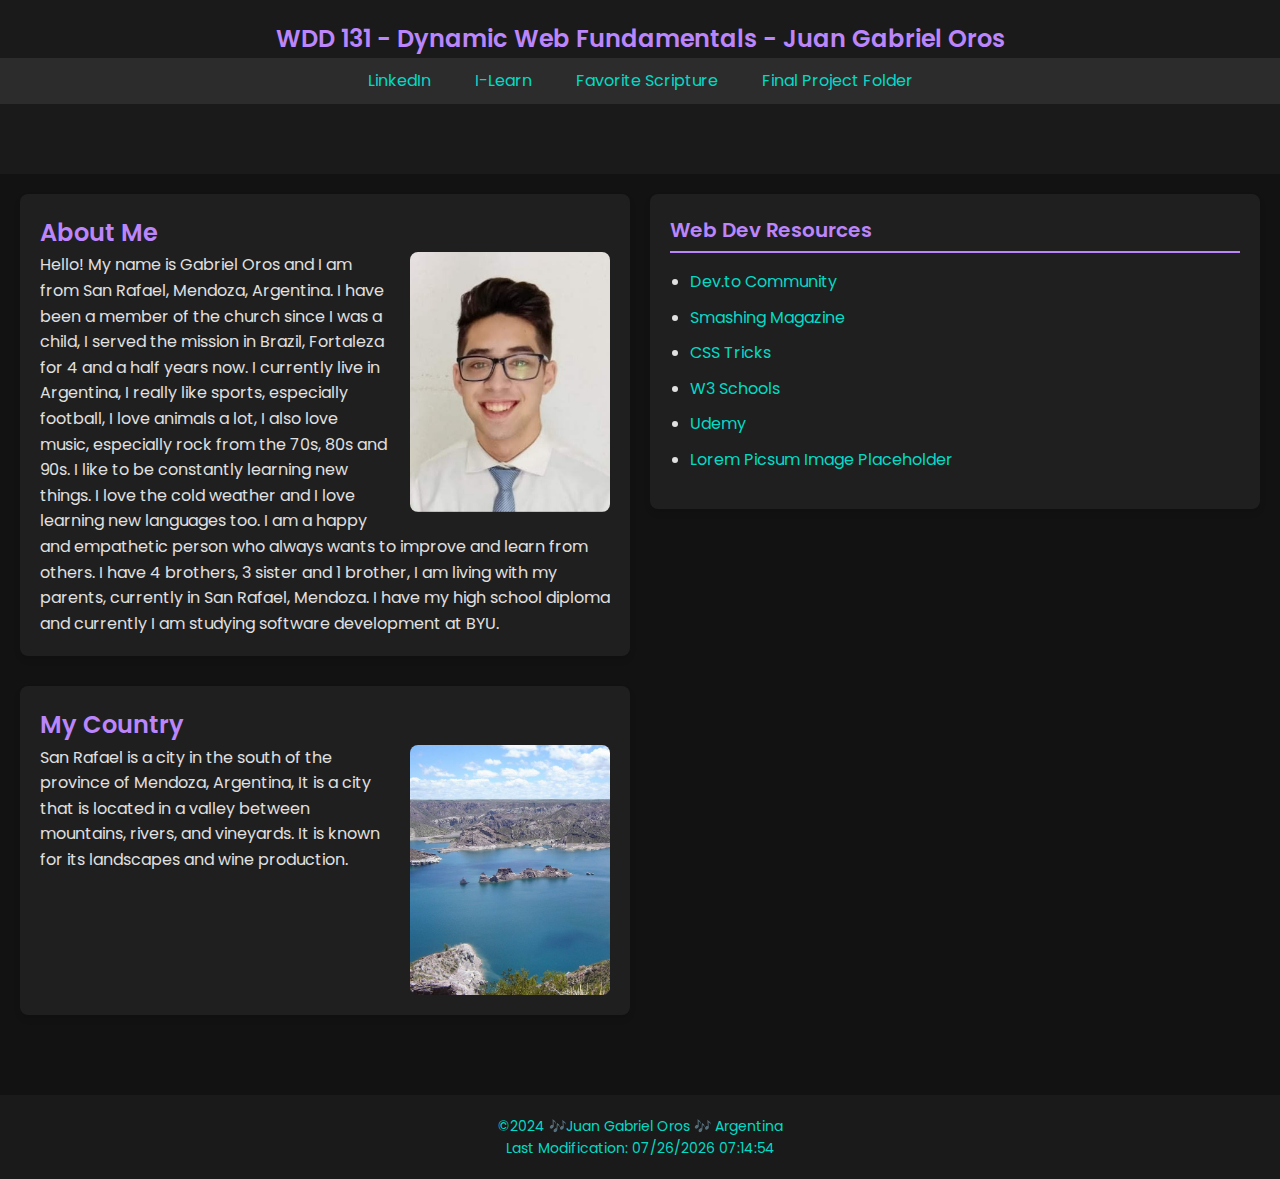
<file: index.html>
<!DOCTYPE html>
<html lang="en">
  <head>
    <meta charset="UTF-8">
    <meta name="viewport" content="width=device-width, initial-scale=1.0">
    <meta name="description" content="WDD 131 - Dynamic Web Fundamentals by Juan Gabriel Oros. Learn about web development resources, my background, my home in Argentina, and tools for building dynamic websites." />
    <meta name="author" content="Juan Gabriel Oros">
    <title>WDD 131 - Dynamic Web Fundamentals - Juan Gabriel Oros</title>
    <link rel="stylesheet" href="styles/base.css">
    <link rel="preconnect" href="https://fonts.googleapis.com">
    <link rel="preconnect" href="https://fonts.gstatic.com" crossorigin>
    <link href="https://fonts.googleapis.com/css2?family=Roboto:wght@400;700&display=swap" rel="stylesheet">
    <script src="scripts/getdates.js" defer></script>
  </head>
  <body>
    <div class="container"></div>
      <header>
        <h1>WDD 131 - Dynamic Web Fundamentals - Juan Gabriel Oros</h1>
        <nav>
          <a href="https://www.linkedin.com/in/gabi-oros-1201a3236/" target="_blank">LinkedIn</a>
          <a href="https://byui.instructure.com/" target="_blank">I-Learn</a>
          <a href="https://www.churchofjesuschrist.org/study/scriptures/bofm/alma/26?lang=eng&id=p27#p27" target="_blank">Favorite Scripture</a>
          <a href="#" target="_blank">Final Project Folder</a>
        </nav>
      </header>
      <main>
        <div class="left-column">
          <div class="section about-me-section">
            <h2> About Me </h2>
            <div class="about-me-content">
              <img src="Images/Myphoto.png" alt="Juan G.Oros" class="profile-image">
              <p> Hello! My name is Gabriel Oros and I am from San Rafael, Mendoza, Argentina. I have been a member of the church since I was a child, I served the mission in Brazil, Fortaleza for 4 and a half years now. I currently live in Argentina, I really like sports, especially football, I love animals a lot, I also love music, especially rock from the 70s, 80s and 90s. I like to be constantly learning new things. I love the cold weather and I love learning new languages too. I am a happy and empathetic person who always wants to improve and learn from others. I have 4 brothers, 3 sister and 1 brother, I am living with my parents, currently in San Rafael, Mendoza. I have my high school diploma and currently I am studying software development at BYU.</p>
            </div>
          </div>
          <div class="section country-section">
            <div class="country-content">
              <h2> My Country </h2>
              <img src="Images/Mycountry.jpg" alt="My Country" class="country-image">
              <p>San Rafael is a city in the south of the province of Mendoza, Argentina, It is a city that is located in a valley between mountains, rivers, and vineyards. It is known for its landscapes and wine production.</p>
            </div>
          </div>
        </div>
        <div class="right-column">
          <div class="section">
            <h2 class="section-title">Web Dev Resources</h2>
            <ul>
              <li><a href="#">Dev.to Community</a></li>
              <li><a href="#">Smashing Magazine</a></li>
              <li><a href="#">CSS Tricks</a></li>
              <li><a href="#">W3 Schools</a></li>
              <li><a href="#">Udemy</a></li>
              <li><a href="#">Lorem Picsum Image Placeholder</a></li>
            </ul>
          </div>
        </div>
      </main>
      <footer>
        ©2024 🎶Juan Gabriel Oros 🎶 Argentina <br>
       <span id="lastModified">20/09/2024 21:26:53</span>
      </footer>
    

  </body>
</html>
</file>
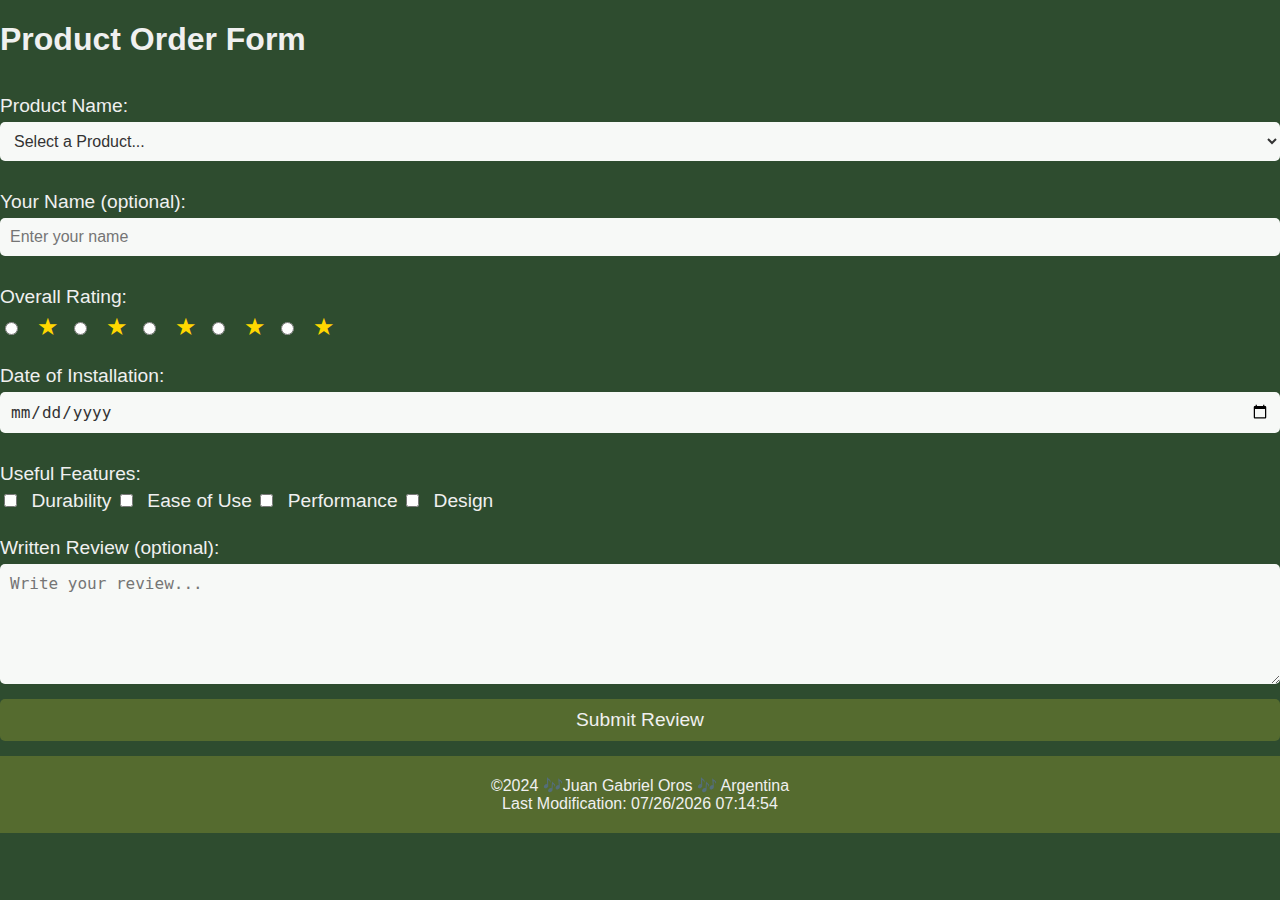
<file: form.html>
<!DOCTYPE html>
<html lang="en">
<head>
    <meta charset="UTF-8">
    <meta name="viewport" content="width=device-width, initial-scale=1.0">
    <title>Product Review</title>
    <meta name="description" content="Submit your product reviews and share your experiences with our innovative products, including flux capacitors, power laces, and more.">
    <meta name="author" content="Juan Gabriel Oros">
    <link rel="stylesheet" href="styles/form.css">
    <link rel="preconnect" href="https://fonts.googleapis.com">
    <link rel="preconnect" href="https://fonts.gstatic.com" crossorigin>
    <link href="https://fonts.googleapis.com/css2?family=Roboto:wght@400;700&display=swap" rel="stylesheet">
    <script src="scripts/form.js" defer></script>
</head>

<body>
    <header>
        <h1>Product Order Form</h1>
    </header>

    <main>
        <form action="review.html" method="get">
            <!-- Nombre del producto -->
            <label for="productName">Product Name:</label>
            <select id="productName" name="productName" required>
                <option value="" disabled selected>Select a Product...</option>
                <!-- Options will be added here automatically -->
            </select>
        </form>

        <!-- Form Section -->
        <form action="review.html" method="get">
            <!-- User Name (optional) -->
            <label for="userName">Your Name (optional):</label>
            <input type="text" id="userName" name="userName" placeholder="Enter your name">

            <!-- Overall Rating -->
            <label>Overall Rating:</label> <!-- Changed label to not use 'for' -->
            <div class="rating">
                <input type="radio" id="star5" name="rating" value="5" required>
                <label for="star5">&#9733;</label>
                
                <input type="radio" id="star4" name="rating" value="4">
                <label for="star4">&#9733;</label>
                
                <input type="radio" id="star3" name="rating" value="3">
                <label for="star3">&#9733;</label>
                
                <input type="radio" id="star2" name="rating" value="2">
                <label for="star2">&#9733;</label>
                
                <input type="radio" id="star1" name="rating" value="1">
                <label for="star1">&#9733;</label>
            </div>

            <!-- Date of Installation -->
            <label for="installDate">Date of Installation:</label>
            <input type="date" id="installDate" name="installDate" required>

            <!-- Useful Features -->
            <label>Useful Features:</label>
            <div class="useful-features">
                <input type="checkbox" id="feature1" name="usefulFeatures" value="Feature 1">
                <label for="feature1">Durability</label>

                <input type="checkbox" id="feature2" name="usefulFeatures" value="Feature 2">
                <label for="feature2">Ease of Use</label>

                <input type="checkbox" id="feature3" name="usefulFeatures" value="Feature 3">
                <label for="feature3">Performance</label>

                <input type="checkbox" id="feature4" name="usefulFeatures" value="Feature 4">
                <label for="feature4">Design</label>
            </div>

            <!-- Written (optional) -->
            <label for="writtenReview">Written Review (optional):</label>
            <textarea id="writtenReview" name="writtenReview" placeholder="Write your review..."></textarea>

            <!-- Submission Button -->
            <button type="submit">Submit Review</button>
        </form>
    </main>

    <footer>
        ©2024 🎶Juan Gabriel Oros 🎶 Argentina <br>
        <span id="lastModified">20/09/2024 21:26:53</span>
    </footer>
</body>
</html>
</file>
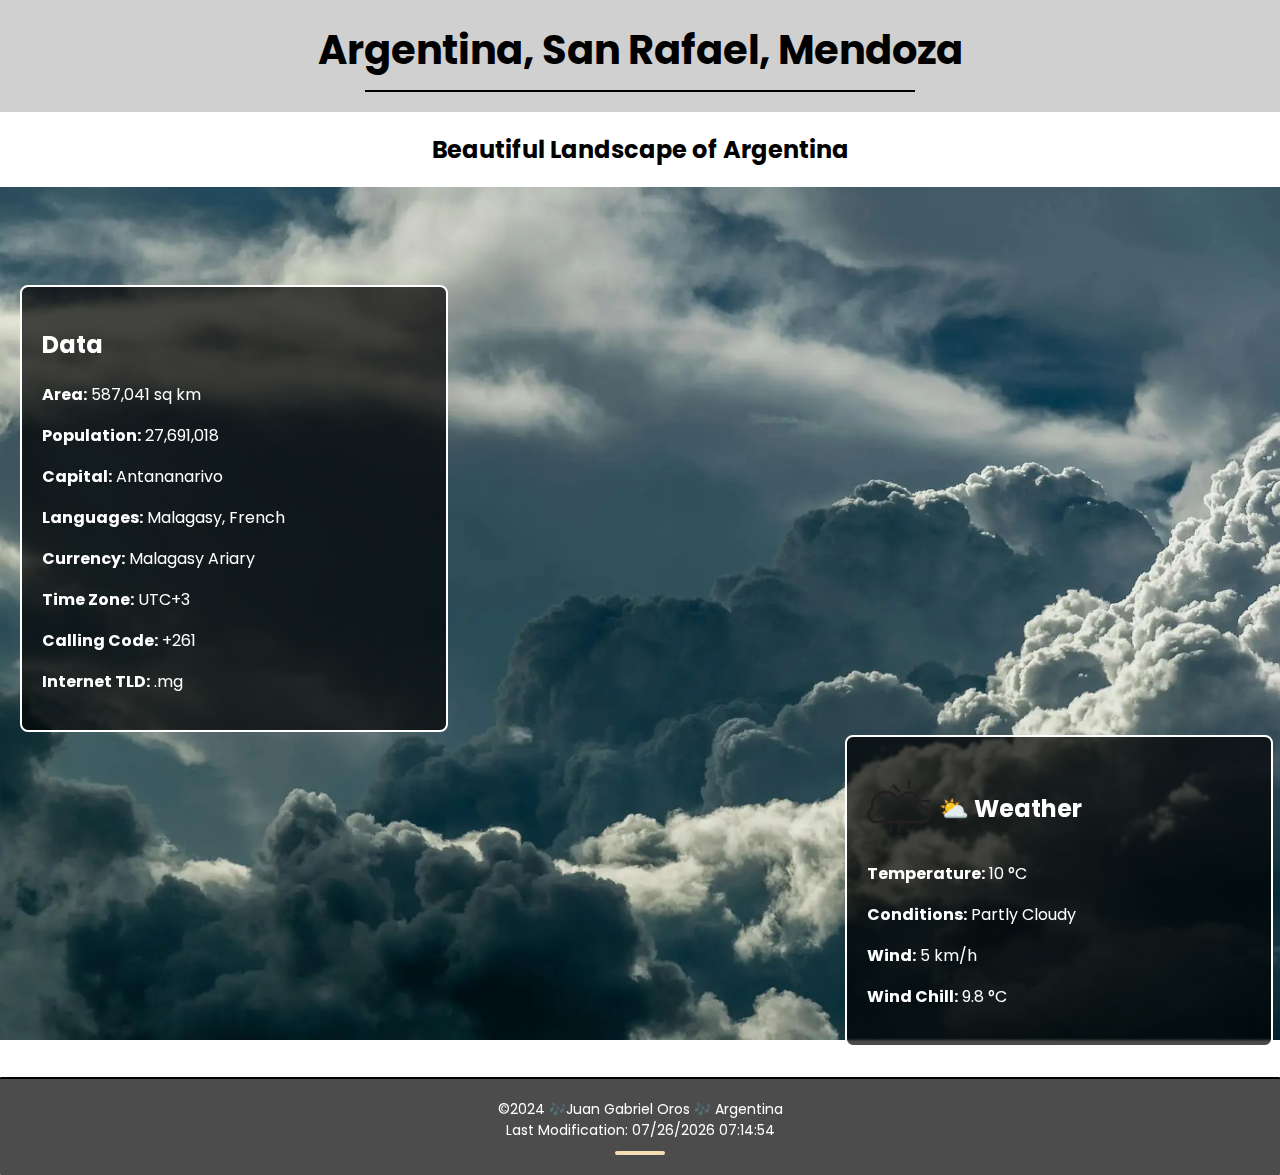
<file: place.html>
<!DOCTYPE html>
<html lang="en">
  <head>
    <meta charset="UTF-8">
    <meta name="viewport" content="width=device-width, initial-scale=1.0">
    <meta name="description" content="Explore the beauty and uniqueness of Madagascar. Discover the weather, sights, and important details about this fascinating location.">
    <meta name="author" content="Juan Gabriel Oros - Web Development Student">
    <title> WDD 131 - Weather Page Information | Dynamic Web Fundamentals</title>
    <link rel="stylesheet" href="styles/place.css">
    <link rel="preconnect" href="https://fonts.googleapis.com">
    <link rel="preconnect" href="https://fonts.gstatic.com" crossorigin>
    <link href="https://fonts.googleapis.com/css2?family=Roboto:wght@400;700&display=swap" rel="stylesheet">
    <script src="scripts/place.js" defer></script>
  </head>

  <body>
    <header>
        
        <h1> Argentina, San Rafael, Mendoza </h1>

    </header>
    <main> 
        
        <section class="hero">

            <h2>Beautiful Landscape of Argentina</h2>

             <picture>
                
                <source srcset="Images/largue.webp" media="(min-width: 1024px)">
                
                <source srcset="Images/medium.webp" media="(min-width: 601px)">
               
                <img src="Images/small.webp" alt="Madagascar landscape">
                
            </picture>
            

        </section>

        <section class="data">

            <h2>
                
                Data

            </h2>

            <div class="data-content">
                <p><strong>Area:</strong> <span>587,041 sq km</span></p>
                <p><strong>Population:</strong> <span>27,691,018</span></p>
                <p><strong>Capital:</strong> <span>Antananarivo</span></p>
                <p><strong>Languages:</strong> <span>Malagasy, French</span></p>
                <p><strong>Currency:</strong> <span>Malagasy Ariary</span></p>
                <p><strong>Time Zone:</strong> <span>UTC+3</span></p>
                <p><strong>Calling Code:</strong> <span>+261</span></p>
                <p><strong>Internet TLD:</strong> <span>.mg</span></p>
            </div>

        </section>
        
        <section class="weather">
            <h2>
                <img src="Images/weather.svg" alt="Weather Icon" class="icon">
                ⛅ Weather
            </h2>
            <div class="weather-content">
                <p><strong>Temperature:</strong> <span id="temperature">10 °C</span></p>
                <p><strong>Conditions:</strong> <span>Partly Cloudy</span></p>
                <p><strong>Wind:</strong> <span id="wind-speed">5 km/h</span></p>
                <p><strong>Wind Chill:</strong> <span id="wind-chill">9.8 °C</span></p>
            </div>
        </section>
        
    </main>
    <footer>
        ©2024 🎶Juan Gabriel Oros 🎶 Argentina <br>
       <span id="lastModified">20/09/2024 21:26:53</span>
      </footer>
</body>
</html>
</file>
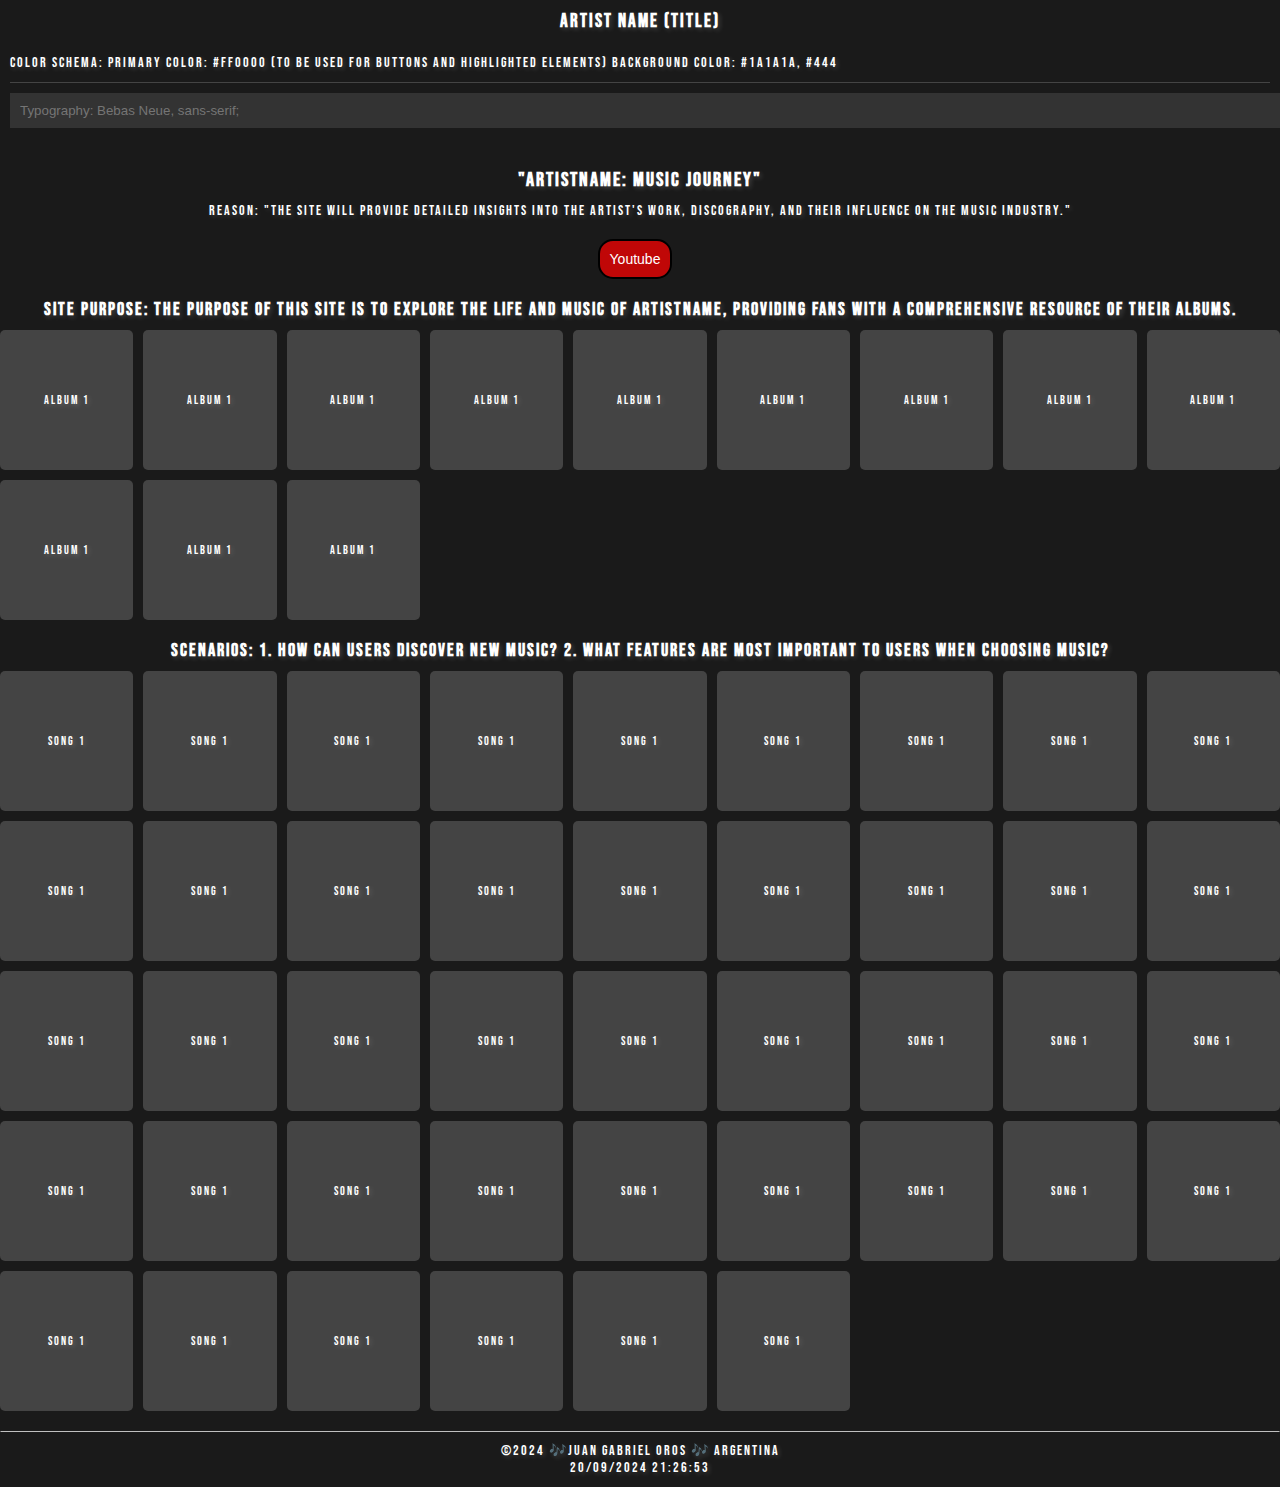
<file: project-example.html>
<!DOCTYPE html>
<html lang="es">
<head>
    <meta charset="UTF-8">
    <meta name="viewport" content="width=device-width, initial-scale=1.0">
    <title>Music Dashboard Wireframe</title>
    <link rel="stylesheet" href="styles/project-example.css">
    <meta name="description" content="Submit your product reviews and share your experiences with our innovative products, including flux capacitors, power laces, and more.">
    <meta name="author" content="Juan Gabriel Oros">
    <link rel="preconnect" href="https://fonts.googleapis.com">
<link rel="preconnect" href="https://fonts.gstatic.com" crossorigin>
<link href="https://fonts.googleapis.com/css2?family=Bebas+Neue&display=swap" rel="stylesheet">
    <script src="scripts/project.js" defer></script>
</head>
<body>
    <header class="title-header">
    <h3> ARTIST NAME (TITLE) </h3>
    </header>
    <div class="container">
        <!-- Barra lateral -->
        <aside class="sidebar">
            <h2>Playlists</h2>
            <ul>
                <li>album 1</li>
                <li>album 1</li>
                <li>album 1</li>
                <li>album 1</li>
                <li>album 1</li>
                <li>album 1</li>
                <li>album 1</li>
                <li>album 1</li>
                <li>album 1</li>
                <li>album 1</li>
                <li>album 1</li>
                <li>album 1</li>
                <li>album 1</li>
                <li>album 1</li>
            </ul>
        </aside>

        <!-- Contenido principal -->
        <main class="main-content">
            <!-- Sección de navegación superior -->
            <nav class="top-nav">
                <ul>
                    <li><a>Color Schema:
                        Primary Color: #ff0000 (to be used for buttons and highlighted elements)
                        Background Color: #1a1a1a, #444 
                        </a></li>
                    
                </ul>
                <input type="text" placeholder="Typography: Bebas Neue, sans-serif;" class="search-bar">
                <div class="user-avatar"></div>
            </nav>
        </main>
            <!-- Encabezado -->
            <div class="album-header">
                <h1> "ArtistName: Music Journey"</h1>
                <p>Reason: "The site will provide detailed insights into the artist's work, discography, and their influence on the music industry."</p>
                
                <button>Youtube</button>
                
            </div>

            <!-- Sección de Álbumes Populares -->
            <section class="popular-albums">
                <h2>Site Purpose: The purpose of this site is to explore the life and music of ArtistName, providing fans with a comprehensive resource of their albums.
                </h2>
                <div class="album-list">
                    <div class="album">album 1</div>
                    <div class="album">album 1</div>
                    <div class="album">album 1</div>
                    <div class="album">album 1</div>
                    <div class="album">album 1</div>
                    <div class="album">album 1</div>
                    <div class="album">album 1</div>
                    <div class="album">album 1</div>
                    <div class="album">album 1</div>
                    <div class="album">album 1</div>
                    <div class="album">album 1</div>
                    <div class="album">album 1</div>
                </div>
            </section>

            <!-- Sección de Artistas Populares -->
            <section class="popular-songs">
                <h2>Scenarios:
                    1. How can users discover new music?
                    2. What features are most important to users when choosing music?
                    </h2>
                <div class="song-list">
                    <div class="song">song 1</div>
                    <div class="song">song 1</div>
                    <div class="song">song 1</div>
                    <div class="song">song 1</div>
                    <div class="song">song 1</div>
                    <div class="song">song 1</div>
                    <div class="song">song 1</div>
                    <div class="song">song 1</div>
                    <div class="song">song 1</div>
                    <div class="song">song 1</div>
                    <div class="song">song 1</div>
                    <div class="song">song 1</div>
                    <div class="song">song 1</div>
                    <div class="song">song 1</div>
                    <div class="song">song 1</div>
                    <div class="song">song 1</div>
                    <div class="song">song 1</div>
                    <div class="song">song 1</div>
                    <div class="song">song 1</div>
                    <div class="song">song 1</div>
                    <div class="song">song 1</div>
                    <div class="song">song 1</div>
                    <div class="song">song 1</div>
                    <div class="song">song 1</div>
                    <div class="song">song 1</div>
                    <div class="song">song 1</div>
                    <div class="song">song 1</div>
                    <div class="song">song 1</div>
                    <div class="song">song 1</div>
                    <div class="song">song 1</div>
                    <div class="song">song 1</div>
                    <div class="song">song 1</div>
                    <div class="song">song 1</div>
                    <div class="song">song 1</div>
                    <div class="song">song 1</div>
                    <div class="song">song 1</div>
                    <div class="song">song 1</div>
                    <div class="song">song 1</div>
                    <div class="song">song 1</div>
                    <div class="song">song 1</div>
                    <div class="song">song 1</div>
                    <div class="song">song 1</div>
                    
                    
                </div>
            </section>
        

        
        
        <footer>
            ©2024 🎶Juan Gabriel Oros 🎶 Argentina <br>
           <span id="lastModified">20/09/2024 21:26:53</span>
        </footer>
    </div>
</body>
</html>
</file>
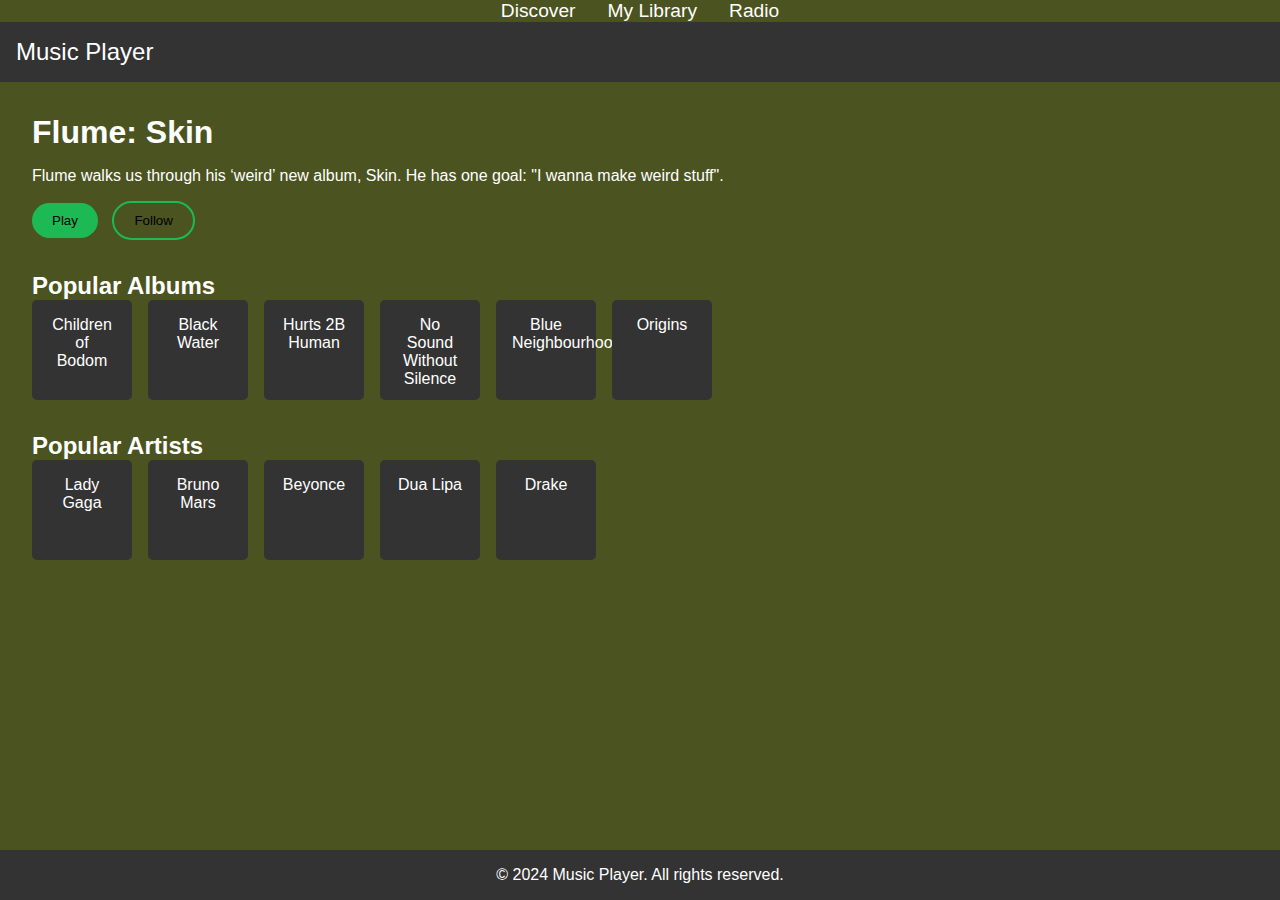
<file: project.html>
<!DOCTYPE html>
<html lang="es">
<head>
    <meta charset="UTF-8">
    <meta name="viewport" content="width=device-width, initial-scale=1.0">
    <title>Music Player</title>
    <link rel="stylesheet" href="styles/project.css">
</head>
<body>

    
    <nav>
        <ul>
            <li><a href="#">Discover</a></li>
            <li><a href="#">My Library</a></li>
            <li><a href="#">Radio</a></li>
        </ul>
    </nav>
    <!-- Menu hamburguesa -->
    <header>
        <div class="logo">Music Player</div>
        <!-- Botón de hamburguesa desde Uiverse -->
        <div class="menu-wrap">
            <input type="checkbox" class="toggler">
            <div class="hamburger"><div></div></div>
            <div class="menu">
                <div>
                    <div>
                        <ul>
                            <li><a href="#">Discover</a></li>
                            <li><a href="#">My Library</a></li>
                            <li><a href="#">Radio</a></li>
                        </ul>
                    </div>
                </div>
            </div>
        </div>
    </header>

    <!-- Contenido Principal -->
    <main>
        <section class="music-info">
            <h1>Flume: Skin</h1>
            <p>Flume walks us through his ‘weird’ new album, Skin. He has one goal: "I wanna make weird stuff".</p>
            <button class="play-btn">Play</button>
            <button class="follow-btn">Follow</button>
        </section>

        <section class="albums">
            <h2>Popular Albums</h2>
            <div class="album-list">
                <!-- Añade imágenes de álbumes aquí -->
                <div class="album">Children of Bodom</div>
                <div class="album">Black Water</div>
                <div class="album">Hurts 2B Human</div>
                <div class="album">No Sound Without Silence</div>
                <div class="album">Blue Neighbourhood</div>
                <div class="album">Origins</div>
            </div>
        </section>

        <section class="artists">
            <h2>Popular Artists</h2>
            <div class="artist-list">
                <!-- Añade imágenes o nombres de artistas aquí -->
                <div class="artist">Lady Gaga</div>
                <div class="artist">Bruno Mars</div>
                <div class="artist">Beyonce</div>
                <div class="artist">Dua Lipa</div>
                <div class="artist">Drake</div>
            </div>
        </section>
    </main>

    <!-- Footer -->
    <footer>
        <p>&copy; 2024 Music Player. All rights reserved.</p>
    </footer>

    <script src="scripts/project.js"></script>
</body>
</html>
</file>
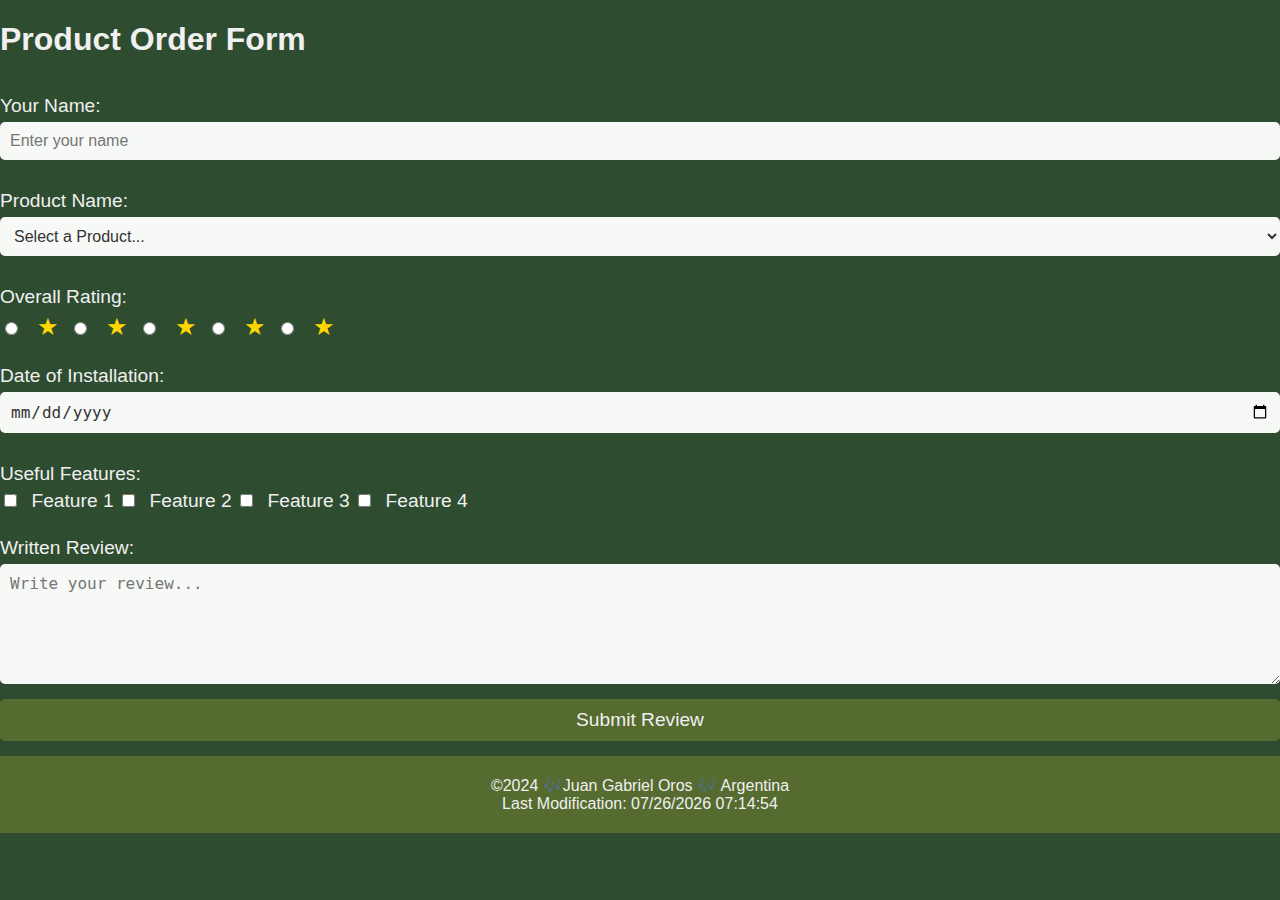
<file: review.html>
<!DOCTYPE html>
<html lang="en">
<head>
    <meta charset="UTF-8">
    <meta name="viewport" content="width=device-width, initial-scale=1.0">
    <title>Product Review</title>
    <link rel="stylesheet" href="styles/form.css">
    <link rel="preconnect" href="https://fonts.googleapis.com">
    <link rel="preconnect" href="https://fonts.gstatic.com" crossorigin>
    <link href="https://fonts.googleapis.com/css2?family=Roboto:wght@400;700&display=swap" rel="stylesheet">
    <script src="scripts/form.js" defer></script>
</head>
<body>
    <header>
        <h1>Product Order Form</h1>
    </header>
    
    <main>
        <form action="review.html" method="get">

            <!-- User Name (optional) -->
            <label for="userName">Your Name:</label>
            <input type="text" id="userName" name="userName" placeholder="Enter your name">

            <!-- Product Name -->
            <label for="productName">Product Name:</label>
            <select id="productName" name="productName" required>
                <option value="" disabled selected>Select a Product...</option>
                <!-- Options will be dynamically added here -->
            </select>

            <!-- Rating -->
            <label for="rating">Overall Rating:</label>
            <div class="rating">
                <input type="radio" id="star5" name="rating" value="5" required>
                <label for="star5">&#9733;</label>
                
                <input type="radio" id="star4" name="rating" value="4">
                <label for="star4">&#9733;</label>
                
                <input type="radio" id="star3" name="rating" value="3">
                <label for="star3">&#9733;</label>
                
                <input type="radio" id="star2" name="rating" value="2">
                <label for="star2">&#9733;</label>
                
                <input type="radio" id="star1" name="rating" value="1">
                <label for="star1">&#9733;</label>
            </div>

            <!-- Date  -->
            <label for="installDate">Date of Installation:</label>
            <input type="date" id="installDate" name="installDate" required>

            <!-- Useful Features -->
            <label for="usefulFeatures">Useful Features:</label>
            <div class="useful-features">
                <input type="checkbox" id="feature1" name="usefulFeatures" value="Feature 1">
                <label for="feature1">Feature 1</label>

                <input type="checkbox" id="feature2" name="usefulFeatures" value="Feature 2">
                <label for="feature2">Feature 2</label>

                <input type="checkbox" id="feature3" name="usefulFeatures" value="Feature 3">
                <label for="feature3">Feature 3</label>

                <input type="checkbox" id="feature4" name="usefulFeatures" value="Feature 4">
                <label for="feature4">Feature 4</label>
            </div>

            <!-- Written  (optional) -->
            <label for="writtenReview">Written Review:</label>
            <textarea id="writtenReview" name="writtenReview" placeholder="Write your review..."></textarea>

            <!-- Submission Button -->
            <button type="submit">Submit Review</button>
        </form>
    </main>

    <footer>
        ©2024 🎶Juan Gabriel Oros 🎶 Argentina <br>
        <span id="lastModified">20/09/2024 21:26:53</span>
    </footer>
</body>
</html>
</file>
<file: styles/base.css>
@import url('https://fonts.googleapis.com/css2?family=Poppins:wght@400;600&display=swap');

body {
    font-family: 'Poppins', sans-serif;
    margin: 0;
    padding: 0;
    background-color: #121212;
    color: #e0e0e0;
    line-height: 1.6;
}

.container {
    max-width: 1200px;
    margin: 0 auto;
    padding: 0 20px;
}

header {
    background: #1a1a1a;
    padding: 20px 0;
    text-align: center;
}

h1,h2 {
    margin: 0;
    font-size: 24px;
    font-weight: 600;
    color: #bb86fc;
}

nav {
    background-color: #2c2c2c;
    padding: 10px 0;
    margin-bottom: 50px;
}

nav .container {
    display: flex;
    justify-content: center;
    gap: 40px; 
}


nav a {
    display: inline-block;
    margin: 0 20px;
    color: #03dac6;
    text-decoration: none;
}


nav a:hover {
    color: #bb86fc;
}


main {
    max-width: 100%;
    display: grid;
    grid-template-columns: repeat(auto-fit, minmax(300px, 1fr));
    gap: 20px;
    padding: 20px;
}


.section {
    background-color: #1f1f1f;
    border-radius: 8px;
    padding: 20px;
    margin-bottom: 30px;
    box-shadow: 0 4px 6px rgba(0, 0, 0, 0.1);
}

.section-title {
    color: #bb86fc;
    font-size: 20px;
    margin-bottom: 15px;
    border-bottom: 2px solid #bb86fc;
    padding-bottom: 5px;
}

.about-me-section .about-me-content,
.country-section .country-content {
    overflow: hidden;
}

img.profile-image,
img.country-image {
    float: right;
    width: 40%;
    max-width: 200px;
    height: auto;
    border-radius: 8px;
    margin-left: 20px;
}

.about-me-content p,
.country-content p {
    margin: 0;
    color: #e0e0e0;
}

ul {
    padding-left: 20px;
}

ul li {
    margin-bottom: 10px;
}

ul li a {
    color: #03dac6;
    text-decoration: none;
}

footer {
    background: #1a1a1a;
    color: #03dac6;
    text-align: center;
    padding: 20px 0;
    margin-top: 30px;
    font-size: 14px;
}

@media (max-width: 768px) {
    nav a {
        display: block;
        margin: 10px 0;
    }
    
    img.profile-image,
    img.country-image {
        float: none;
        display: block;
        margin: 0 auto 20px;
        width: 80%;
    }
}
</file>
<file: styles/form.css>
@import url('https://fonts.googleapis.com/css2?family=Poppins:wght@400;600&display=swap');

:root {
    --primary-color:  rgba(172, 172, 172, 0.568);
    --secondary-color: rgba(0, 122, 51, 0.9); 
    --background-color: #F0F0F0;
    --text-color: #FFFFFF;
    --dark-text-color: #000000;
}



body {
    font-family: 'Arial', sans-serif;
    background-color: #2E4C2F; /* Dark military green background */
    color: #F0F0F0; 
    margin: 0;
    padding: 0;
}

.form-container {
    max-width: 600px;
    margin: 50px auto;
    padding: 20px;
    background-color: #3B5941; /* military green */
    border-radius: 10px;
    box-shadow: 0 4px 8px rgba(0, 0, 0, 0.2);
}


form {
    display: flex;
    flex-direction: column;
}

label {
    font-size: 1.2rem;
    margin: 15px 0 5px;
}

input, select, textarea, button {
    font-size: 1rem;
    padding: 10px;
    margin-bottom: 15px;
    border: none;
    border-radius: 5px;
}

input[type="text"], input[type="date"], select, textarea {
    background-color: #F7F9F7; 
    color: #333;
}

textarea {
    resize: vertical;
    min-height: 100px;
}

input[type="radio"], input[type="checkbox"] {
    margin-right: 10px;
}

button {
    background-color: #556B2F; 
    color: #F0F0F0;
    font-size: 1.2rem;
    cursor: pointer;
    transition: background-color 0.3s;
}

button:hover {
    background-color: #6B8E23; 
}

.rating label {
    color: #FFD700; 
    font-size: 1.5rem;
    padding: 0 5px;
    cursor: pointer;
}

footer {
    text-align: center;
    padding: 20px 0;
    background-color: #556B2F; 
    color: #F0F0F0;
}


@media (max-width: 600px) {
    .form-container {
        margin: 20px;
        padding: 15px;
    }

    label {
        font-size: 1rem;
    }

    button {
        font-size: 1rem;
    }
}
</file>
<file: styles/place.css>
@import url('https://fonts.googleapis.com/css2?family=Poppins:wght@400;600&display=swap');

:root {
    --primary-color:  rgba(172, 172, 172, 0.568);
    --secondary-color: rgba(0, 122, 51, 0.9); 
    --background-color: #F0F0F0;
    --text-color: #FFFFFF;
    --dark-text-color: #000000;
}

body {
    font-family: 'Poppins', sans-serif;
    margin: 0;
    padding: 0;
    background-color: white;
}


header {
    background-color: var(--primary-color);
    padding: 20px;
    text-align: center;
    color: var(--text-color);
}

header::after {
    content: '';
    display: block;
    width: 550px;
    height: 2px;
    background-color: black;
    margin: 10px auto 0 auto;
}


h1 {
    margin: 0;
    font-size: 2.5em;
    color: #000000;
}

.hero {
    position: relative;
}


.hero img {
    width: 100%;
    height: auto;
}

.data, .weather {
    position: absolute;
    background-color: rgba(0, 0, 0, 0.7); 
    padding: 20px;
    border-radius: 8px;
    color: var(--text-color);
    border: 2px solid white;
    backdrop-filter: blur(4px); 
}


.data {
    top: 25%; 
    width: 30%;
    right: 65%;
    border: 2px solid white;
    backdrop-filter: blur(1px);
}
    


.weather {
    top: 75%; 
    left: 66%; 
    width: 30%;
    border: 2px solid white;
    backdrop-filter: blur(1px);
}


.data-content, .weather-content {
    margin-top: 10px;
    
}
strong {
    color: var(--text-color);
}

.weather-icon {
    font-size: 1.5em; 
}

footer {
    background-color: rgba(172, 172, 172, 0.568);
    color: #ffffff;
    text-align: center;
    padding: 20px 0;
    margin-top: 30px;
    font-size: 14px;
    border-top: 2px solid white;
    background-color:  rgba(0, 0, 0, 0.7);
    backdrop-filter: blur(4px);
    border-radius: 1px;
    border-color: black;
}

footer::after {
    content: '';
    display: block;
    width: 50px;
    height: 4px;
    background-color: wheat;
    margin: 10px auto 0 auto;
    border-radius: 2px;
}




.icon {
    width: 64px;
    height: 64px;
    margin-right: 8px;
    left: 100px;
    
}

h2 {
    display: flex;
    align-items: center;
}


.hero h2 {

    display: flex;
    justify-content: center;
    color: #000000;

}

@media (max-width: 600px) {
    body {
        display: flex;
        flex-direction: column;
        font-family: 'Poppins', sans-serif;
        
    }

    .hero {
        order: 1;
    }

    .data, .weather {
        position: static; /* Remove absolute positioning */
        width: auto; /* Full width */
        margin: 10px;
        background-color: rgba(0, 0, 0, 0.7);
        border: 2px solid white;
        backdrop-filter: blur(1px);
        border-radius: 8px;
        border-color: black;
    }


    .data {
        order: 2;
    }

    .weather {
        order: 3;
    }

    footer {
        order: 4; /* Ensure footer is last */
        margin-top: auto; /* Push footer to bottom */
        background-color:  rgba(0, 0, 0, 0.7);
        backdrop-filter: blur(4px);
        border-radius: 1px;
        border-color: black;
    }
}

@media (min-width: 601px) {
    .data, .weather {
        margin: 60px auto;
    }
}
</file>
<file: styles/project-example.css>
@import url('https://fonts.googleapis.com/css2?family=Bebas+Neue&display=swap');

* {
    margin: 0;
    padding: 0;
   
}

body {
    font-family:   "Bebas Neue", sans-serif;
    text-transform: uppercase;
    letter-spacing: 2px;
    text-shadow: 2px 2px 5px rgba(255, 255, 255, 0.178);
    background-color: #1a1a1a;
    color: #ffffff;
}

.title-header h3 {

    display: flex;
    justify-content: center;
    text-align: center;
    padding-top: 10px;
}

.container {
    display: flex;
    flex-direction: column;
    height: 100vh;
}

.sidebar {
    background-color: #2b2b2b;
    padding: 0px;
    width: 100%;
    display: flex;
    flex-direction: column;
    display: none;
}

.sidebar h2 {
    text-align: center;
    margin-bottom: 10px;
}

.sidebar ul {
    display: flex;
    flex-wrap: wrap;
    list-style: none;
    padding: 10px;
    
}

.sidebar ul li {
    flex: 150px;
    padding: 10px;
    border-bottom: #444;
    cursor: pointer;
    text-align: center;
    
    
}


.sidebar li:hover {

    background-color: #ff0000b9;
    border-radius: 25px;
    
}

.main-content {
    padding: 10px;
    flex-grow: 1;
    
}

/* Estilos de la barra de navegación superior */
.top-nav {
    display: flex;
    flex-direction: column;
    gap: 10px;
    margin-bottom: 20px;
}

.top-nav ul {
    display: flex;
    justify-content: space-between;
    list-style: none;
    padding: 10px 0;
    border-bottom: 1px solid #444;
}

.top-nav ul li a {
    color: #fff;
    text-decoration: none;
    font-size: 14px;
}

.search-bar {
    background-color: #333;
    border: none;
    padding: 10px;
    color: white;
    width: 100%;
}

.album-header {
    margin-bottom: 20px;
    text-align: center;
}

.album-header h1 {
    font-size: 20px;
    margin-bottom: 10px;
}

.album-header p {
    font-size: 14px;
    margin-bottom: 20px;
}

.album-header button {
    margin-right: 10px;
    padding: 10px;
    border-style:double;
    border-radius: 15px;
    cursor: pointer;
    background-color: #ff0000b9;
    color: white;
    font-size: 14px;
}

.popular-albums,
.popular-songs {
    margin-bottom: 20px;
}

h2 {
    font-size: 18px;
    margin-bottom: 10px;
    text-align: center;
}

.album-list,
.song-list {
    display: grid;
    grid-template-columns: repeat(auto-fill, minmax(120px, 1fr));
    gap: 10px;
}

.album,
.song {
    background-color: #444;
    display: flex;
    align-items: center;
    justify-content: center;
    text-align: center;
    padding: 10px;
    border-radius: 5px;
    font-size: 12px;
    height: 120px;
}


footer {
    background-color: #1a1a1a;
    color: rgb(255, 255, 255);
    text-align: center;
    padding: 10px;
    font-size: 14px;
    font-family:   "Bebas Neue", sans-serif;
    border: #1a1a1a00;
    border-top: #ffffffb9;
    border-style:solid;
    border-width: 1px;
}



@media screen and (max-width: 600px) {
    .sidebar ul li {
        padding: 8px;
        font-size: 14px;
    }

    
    .album-header h1 {
        font-size: 18px;
    }


    

    .album-header p {
        font-size: 12px;
    }

    .album-header button {
        font-size: 12px;
        padding: 8px;
    }

    .album-list,
    .song-list {
        grid-template-columns: repeat(auto-fill, minmax(100px, 1fr));
    }

    .album,
    .song {
        height: 100px;
    }

    .sidebar {
        background-color: #2b2b2b;
        padding: 20px;
        width: 100%;
        display: flex;
        flex-direction:column;
        
        
    }


}
</file>
<file: styles/project.css>
/* General Styles */
* {
    margin: 0;
    padding: 0;
    box-sizing: border-box;
}


nav ul {
    display: flex;
    justify-content: center;

    list-style: none;
    gap: 2rem;
    
}

nav ul li a {
    text-decoration: none;
    color: #ffffff;
    font-size: 1.2rem;
    
}

/* Ocultar menú en mobile */
.menu-wrap {
    display: none; /* Ocultar el botón de hamburguesa en desktop */
}

@media (max-width: 768px) {
    nav ul {
        display: none; /* Ocultar el menú en mobile */
    }

    .menu-wrap {
        display: block; /* Mostrar botón de hamburguesa en mobile */
    }
}

body {
    font-family: 'Arial', sans-serif;
    background-color: #4b5320; /* Verde militar */
    color: #ffffff;
    display: flex;
    flex-direction: column;
    min-height: 100vh;
}

header {
    background-color: #333;
    padding: 1rem;
    display: flex;
    justify-content: space-between;
    align-items: center;
    color: #ffffff;
}

.logo {
    font-size: 1.5rem;
}

.hamburger {
    background: none;
    border: none;
    cursor: pointer;
    display: flex;
    flex-direction: column;
    justify-content: space-between;
    height: 24px;
}

.bar {
    width: 30px;
    height: 3px;
    background-color: white;
    margin: 2px 0;
}

/* Menu desplegable */
#mobile-menu {
    position: absolute;
    top: 60px;
    right: 10px;
    background-color: #333;
    padding: 1rem;
    border-radius: 5px;
}

.hidden {
    display: none;
}

#mobile-menu ul {
    list-style: none;
}

#mobile-menu li {
    margin-bottom: 1rem;
}

#mobile-menu li a {
    text-decoration: none;
    color: white;
}

/* Music Info */
main {
    padding: 2rem;
    flex: 1;
}

.music-info h1 {
    font-size: 2rem;
}

.music-info p {
    margin: 1rem 0;
}

.play-btn, .follow-btn {
    background-color: #1db954;
    border: none;
    padding: 10px 20px;
    margin-right: 10px;
    border-radius: 50px;
    cursor: pointer;
}

.play-btn {
    background-color: #1db954;
}

.follow-btn {
    background-color: #4b5320;
    border: 2px solid #1db954;
}

.albums, .artists {
    margin-top: 2rem;
}

.album-list, .artist-list {
    display: flex;
    gap: 1rem;
}

.album, .artist {
    background-color: #333;
    padding: 1rem;
    border-radius: 5px;
    text-align: center;
    width: 100px;
    height: 100px;
}

footer {
    background-color: #333;
    text-align: center;
    padding: 1rem;
    color: white;
}

.menu-wrap {
    position: relative;
  }
  
  .toggler {
    position: absolute;
    top: 0;
    left: 0;
    z-index: 2;
    cursor: pointer;
    width: 50px;
    height: 50px;
    opacity: 0;
  }
  
  .hamburger {
    top: 0;
    left: 0;
    z-index: 1;
    width: 50px;
    height: 50px;
    display: flex;
    align-items: center;
    justify-content: center;
  }
  
  .hamburger > div {
    width: 24px;
    height: 2px;
    background: #fff;
    position: relative;
    transition: all 0.4s ease;
  }
  
  .hamburger > div::before, .hamburger > div::after {
    content: '';
    position: absolute;
    width: 100%;
    height: 2px;
    background: #fff;
    transition: all 0.4s ease;
  }
  
  .hamburger > div::before {
    top: -8px;
  }
  
  .hamburger > div::after {
    bottom: -8px;
  }
  
  .toggler:checked + .hamburger > div {
    transform: rotate(135deg);
  }
  
  .toggler:checked + .hamburger > div::before {
    top: 0;
    transform: rotate(90deg);
  }
  
  .toggler:checked + .hamburger > div::after {
    bottom: 0;
    transform: rotate(90deg);
  }
  
  .menu {
    position: fixed;
    top: 0;
    left: 0;
    width: 100vw;
    height: 100vh;
    display: flex;
    justify-content: center;
    align-items: center;
    pointer-events: none;
    background: rgba(0, 0, 0, 0.8);
    transition: all 0.4s ease;
    opacity: 0;
    z-index: 0;
  }
  
  .menu > div {
    text-align: center;
    max-width: 90vw;
    max-height: 100vh;
    overflow: hidden;
  }
  
  .menu > div > div {
    display: flex;
    flex-direction: column;
    justify-content: space-between;
    height: 100%;
  }
  
  .menu > div > div > ul {
    list-style: none;
    padding: 0;
    margin: 0;
  }
  
  .menu > div > div > ul > li {
    margin: 2rem 0;
  }
  
  .menu > div > div > ul > li > a {
    text-decoration: none;
    color: #fff;
    font-size: 2rem;
    transition: color 0.4s ease;
  }
  
  .menu > div > div > ul > li > a:hover {
    color: #1db954;
  }
  
  .toggler:checked ~ .menu {
    opacity: 1;
    pointer-events: auto;
    z-index: 1;
  }
</file>
